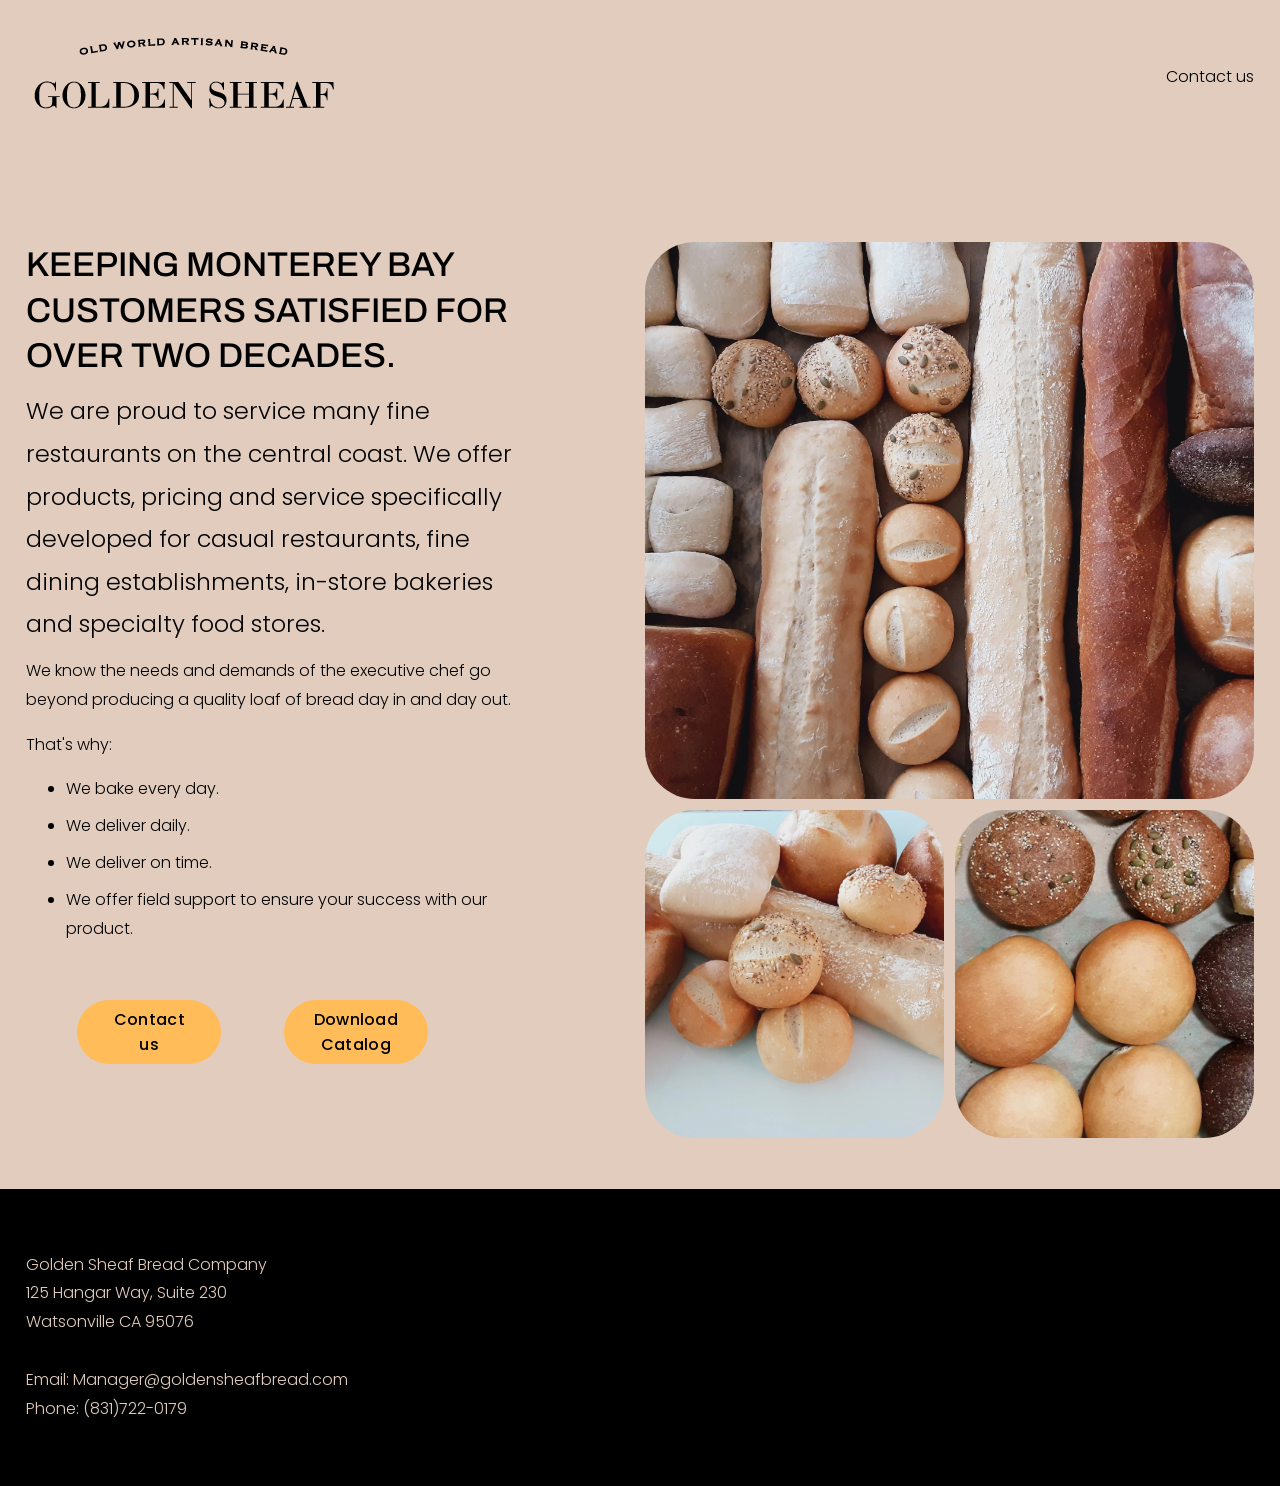
<file: index.html>
<!doctype html>
<html lang="en-US">
<head>
  <meta charset="utf-8">
  <meta name="viewport" content="width=device-width, initial-scale=1">
  <title>Golden Sheaf Bread</title>
  <link rel="canonical" href="https://www.goldensheafbread.com">
  <meta property="og:site_name" content="Golden Sheaf Bread">
  <meta property="og:title" content="Golden Sheaf Bread">
  <meta property="og:url" content="https://www.goldensheafbread.com">
  <meta property="og:type" content="website">
  <meta property="og:image" content="/assets/img/logo.png">
  <meta property="og:image:width" content="317">
  <meta property="og:image:height" content="108">
  <meta name="twitter:title" content="Golden Sheaf Bread">
  <meta name="twitter:image" content="/assets/img/logo.png">
  <meta name="twitter:card" content="summary">
  <link rel="icon" href="/assets/img/favicon.ico">

  <link rel="preconnect" href="https://fonts.googleapis.com">
  <link rel="preconnect" href="https://fonts.gstatic.com" crossorigin>
  <link href="https://fonts.googleapis.com/css2?family=Poppins:wght@300;500;700&family=Archivo:wght@500;700&display=swap" rel="stylesheet">
  <!-- Headings use Adobe Fonts "acumin-pro". Paste your Adobe Fonts kit here for an exact match:
  <link rel="stylesheet" href="https://use.typekit.net/YOUR_KIT_ID.css"> -->
  <link rel="stylesheet" href="/assets/css/styles.css">
</head>
<body class="page-home">
  <a href="#page" class="skip-link">Skip to Content</a>

  <header class="header" id="header">
    <div class="header-inner">
      <div class="header-title">
        <a href="/"><img src="/assets/img/logo.png" width="317" height="108" alt=""></a>
      </div>
      <nav class="header-nav" aria-label="Main">
        <a href="/contact-us/">Contact us</a>
      </nav>
      <button class="header-burger" type="button" aria-label="Open Menu" aria-controls="header-menu" aria-expanded="false">
        <span class="burger-inner"><span class="top-bun"></span><span class="bottom-bun"></span></span>
      </button>
    </div>
    <div class="header-menu" id="header-menu">
      <nav class="header-menu-nav" aria-label="Mobile">
        <a href="/contact-us/">Contact us</a>
      </nav>
    </div>
  </header>

  <main id="page">
    <section class="page-section section-hero">
      <div class="content-wrapper">
        <div class="fluid-engine" style="--rows-m:54; --rows-d:19;">

          <div class="fe-block v-center" style="--area-m:1/2/9/10; --area-d:3/14/12/26; --z:2;">
            <div class="image-block">
              <img src="/assets/img/hero.jpg" alt="" width="1024" height="768" fetchpriority="high">
            </div>
          </div>

          <div class="fe-block v-start" style="--area-m:9/2/14/10; --area-d:3/2/6/12; --z:3;">
            <div class="html-content">
              <h3>KEEPING MONTEREY BAY CUSTOMERS SATISFIED FOR OVER TWO DECADES.</h3>
            </div>
          </div>

          <div class="fe-block v-start" style="--area-m:14/2/24/10; --area-d:6/2/10/12; --z:0;">
            <div class="html-content">
              <p class="sqsrte-large">We are proud to service many fine restaurants on the central coast. We offer products, pricing and service specifically developed for casual restaurants, fine dining establishments, in-store bakeries and specialty food stores.</p>
            </div>
          </div>

          <div class="fe-block v-center" style="--area-m:24/2/34/10; --area-d:10/2/14/12; --z:1;">
            <div class="html-content">
              <p>We know the needs and demands of the executive chef go beyond producing a quality loaf of bread day in and day out.</p>
              <p>That's why:</p>
              <ul>
                <li><p>We bake every day.</p></li>
                <li><p>We deliver daily.</p></li>
                <li><p>We deliver on time.</p></li>
                <li><p>We offer field support to ensure your success with our product.</p></li>
              </ul>
            </div>
          </div>

          <div class="fe-block v-center" style="--area-m:34/2/36/10; --area-d:15/3/17/6; --z:4;">
            <div class="button-block">
              <a class="btn" href="/contact-us/">Contact us</a>
            </div>
          </div>

          <div class="fe-block v-center" style="--area-m:36/2/38/10; --area-d:15/7/17/10; --z:5;">
            <div class="button-block">
              <a class="btn" href="/s/Brochure_123013.pdf" target="_blank" rel="noopener">Download Catalog</a>
            </div>
          </div>

          <div class="fe-block v-center" style="--area-m:38/2/46/10; --area-d:12/14/19/20; --z:6;">
            <div class="image-block">
              <img src="/assets/img/gallery-1.jpg" alt="" width="1024" height="768" loading="lazy">
            </div>
          </div>

          <div class="fe-block v-center" style="--area-m:46/2/54/10; --area-d:12/20/19/26; --z:7;">
            <div class="image-block">
              <img src="/assets/img/gallery-2.jpg" alt="" width="1024" height="682" loading="lazy">
            </div>
          </div>

        </div>
      </div>
    </section>
  </main>

  <footer class="site-footer">
    <section class="page-section">
      <div class="content-wrapper">
        <div class="fluid-engine" style="--rows-m:14; --rows-d:4;">
          <div class="fe-block v-start" style="--area-m:2/2/9/6; --area-d:1/2/5/11; --z:0;">
            <div class="html-content">
              <p>Golden Sheaf Bread Company<br>125 Hangar Way, Suite 230<br>Watsonville CA 95076<br><br>Email: Manager@goldensheafbread.com<br>Phone: (831)722-0179&nbsp; </p>
            </div>
          </div>
        </div>
      </div>
    </section>
  </footer>

  <script src="/assets/js/main.js" defer></script>
</body>
</html>
</file>
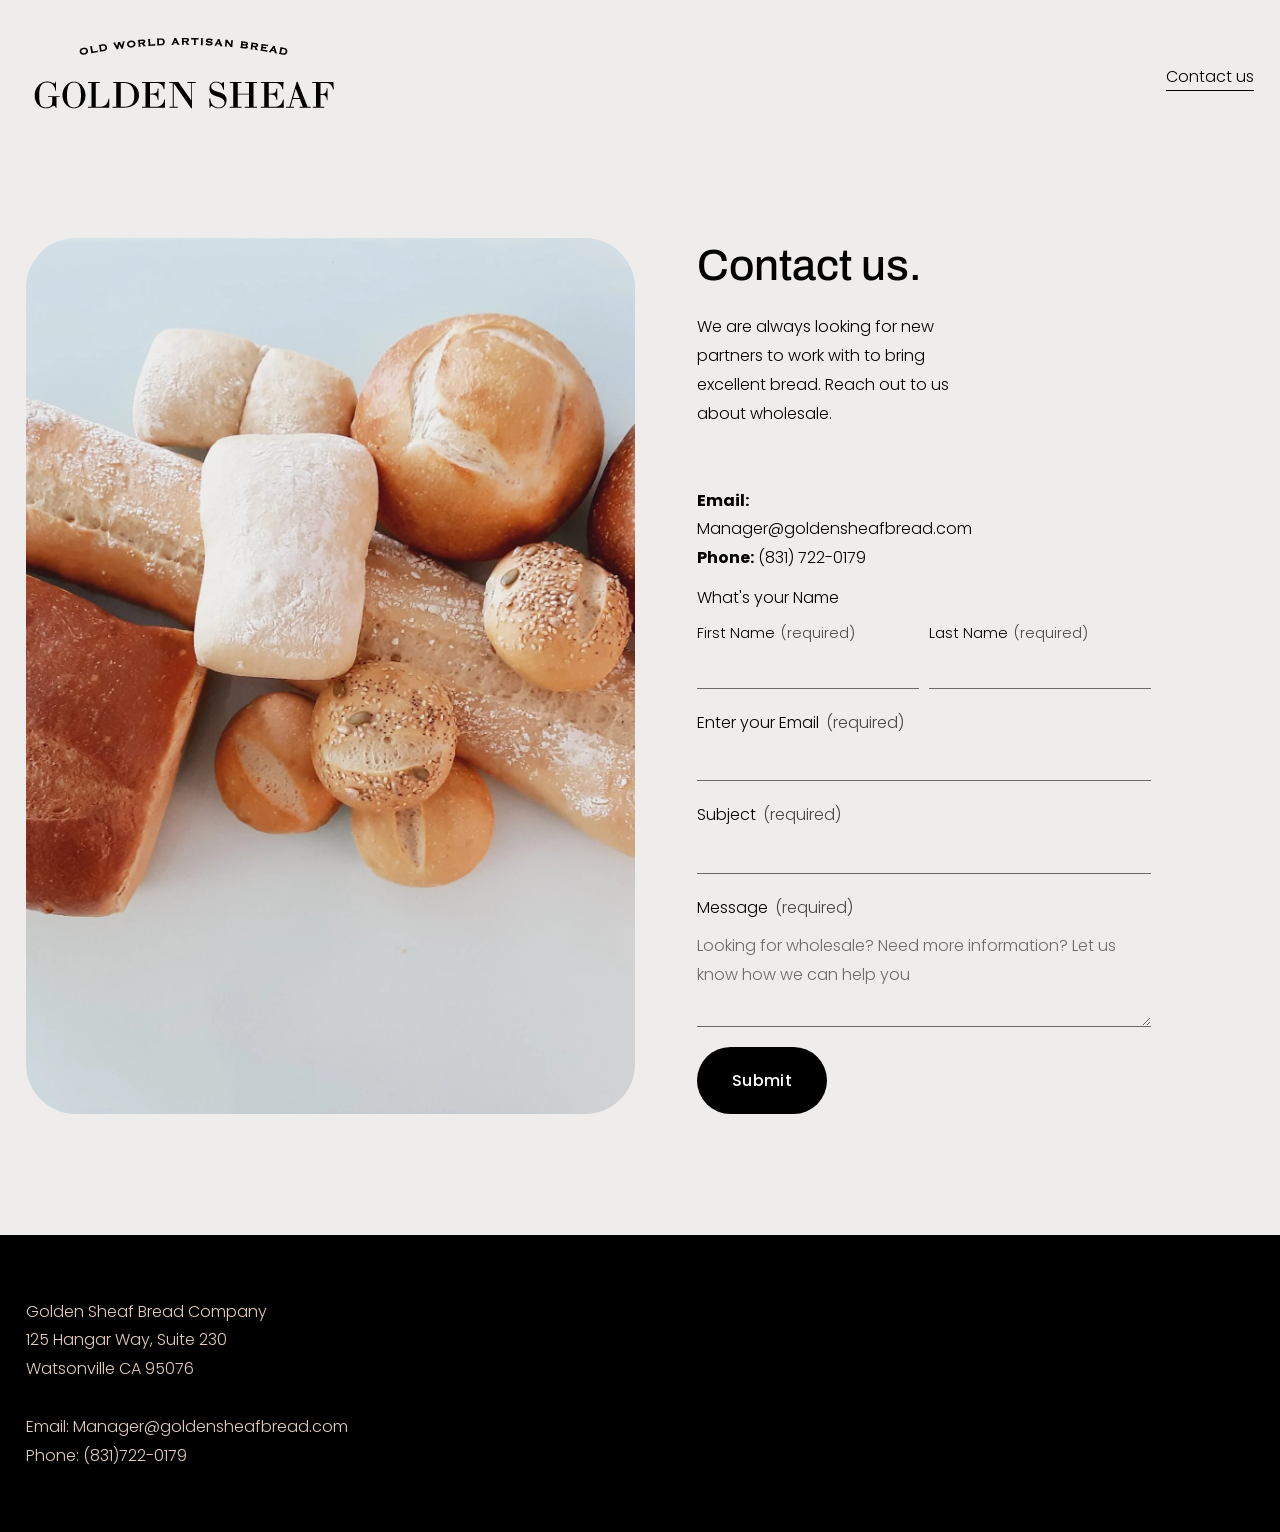
<file: contact-us/index.html>
<!doctype html>
<html lang="en-US">
<head>
  <meta charset="utf-8">
  <meta name="viewport" content="width=device-width, initial-scale=1">
  <title>Contact 3 — Golden Sheaf Bread</title>
  <link rel="canonical" href="https://www.goldensheafbread.com/contact-us">
  <meta property="og:site_name" content="Golden Sheaf Bread">
  <meta property="og:title" content="Contact 3 — Golden Sheaf Bread">
  <meta property="og:url" content="https://www.goldensheafbread.com/contact-us">
  <meta property="og:type" content="website">
  <meta property="og:image" content="/assets/img/logo.png">
  <meta name="twitter:card" content="summary">
  <link rel="icon" href="/assets/img/favicon.ico">

  <link rel="preconnect" href="https://fonts.googleapis.com">
  <link rel="preconnect" href="https://fonts.gstatic.com" crossorigin>
  <link href="https://fonts.googleapis.com/css2?family=Poppins:wght@300;500;700&family=Archivo:wght@500;700&display=swap" rel="stylesheet">
  <!-- <link rel="stylesheet" href="https://use.typekit.net/YOUR_KIT_ID.css"> -->
  <link rel="stylesheet" href="/assets/css/styles.css">
</head>
<body class="page-contact">
  <a href="#page" class="skip-link">Skip to Content</a>

  <header class="header" id="header">
    <div class="header-inner">
      <div class="header-title">
        <a href="/"><img src="/assets/img/logo.png" width="317" height="108" alt=""></a>
      </div>
      <nav class="header-nav" aria-label="Main">
        <a href="/contact-us/" aria-current="page">Contact us</a>
      </nav>
      <button class="header-burger" type="button" aria-label="Open Menu" aria-controls="header-menu" aria-expanded="false">
        <span class="burger-inner"><span class="top-bun"></span><span class="bottom-bun"></span></span>
      </button>
    </div>
    <div class="header-menu" id="header-menu">
      <nav class="header-menu-nav" aria-label="Mobile">
        <a href="/contact-us/" aria-current="page">Contact us</a>
      </nav>
    </div>
  </header>

  <main id="page">
    <section class="page-section section-contact">
      <div class="content-wrapper">
        <div class="fluid-engine" style="--rows-m:30; --rows-d:17;">

          <div class="fe-block v-center" style="--area-m:1/2/9/10; --area-d:1/2/17/14; --z:0;">
            <div class="image-block">
              <img src="/assets/img/contact.jpg" alt="" fetchpriority="high">
            </div>
          </div>

          <div class="fe-block v-start" style="--area-m:9/2/11/10; --area-d:1/15/3/26; --z:1;">
            <div class="html-content">
              <h2>Contact us.</h2>
            </div>
          </div>

          <div class="fe-block v-start" style="--area-m:11/2/14/10; --area-d:3/15/7/21; --z:3;">
            <div class="html-content">
              <p>We are always looking for new partners to work with to bring excellent bread. Reach out to us about wholesale.</p>
              <p class="sqsrte-small"><br></p>
              <p><strong>Email:</strong> Manager@goldensheafbread.com<br><strong>Phone:</strong> (831) 722-0179&nbsp;</p>
            </div>
          </div>

          <div class="fe-block v-start" style="--area-m:14/2/31/10; --area-d:7/15/17/24; --z:2;">
            <div class="form-block">
              <form id="contact-form" autocomplete="on" novalidate data-recipient="Manager@goldensheafbread.com">
                <fieldset class="form-item">
                  <legend class="title">What's your Name</legend>
                  <div class="name-fields">
                    <div class="field">
                      <label class="caption" for="fname">First Name<span class="description">(required)</span></label>
                      <input id="fname" name="fname" type="text" autocomplete="given-name" required>
                    </div>
                    <div class="field">
                      <label class="caption" for="lname">Last Name<span class="description">(required)</span></label>
                      <input id="lname" name="lname" type="text" autocomplete="family-name" required>
                    </div>
                  </div>
                </fieldset>
                <div class="form-item">
                  <label class="title" for="email">Enter your Email<span class="description">(required)</span></label>
                  <input id="email" name="email" type="email" required>
                </div>
                <div class="form-item">
                  <label class="title" for="subject">Subject<span class="description">(required)</span></label>
                  <input id="subject" name="subject" type="text" required>
                </div>
                <div class="form-item">
                  <label class="title" for="message">Message<span class="description">(required)</span></label>
                  <textarea id="message" name="message" placeholder="Looking for wholesale? Need more information? Let us know how we can help you" required></textarea>
                </div>
                <div class="form-button-wrapper">
                  <button type="submit" class="btn form-submit">Submit</button>
                </div>
                <p class="form-status" role="status" hidden></p>
              </form>
            </div>
          </div>

        </div>
      </div>
    </section>
  </main>

  <footer class="site-footer">
    <section class="page-section">
      <div class="content-wrapper">
        <div class="fluid-engine" style="--rows-m:14; --rows-d:4;">
          <div class="fe-block v-start" style="--area-m:2/2/9/6; --area-d:1/2/5/11; --z:0;">
            <div class="html-content">
              <p>Golden Sheaf Bread Company<br>125 Hangar Way, Suite 230<br>Watsonville CA 95076<br><br>Email: Manager@goldensheafbread.com<br>Phone: (831)722-0179&nbsp; </p>
            </div>
          </div>
        </div>
      </div>
    </section>
  </footer>

  <script src="/assets/js/main.js" defer></script>
</body>
</html>
</file>
<file: assets/css/styles.css>
/* =========================================================================
   Golden Sheaf Bread — static rebuild of goldensheafbread.com (Squarespace)
   Values measured from the live site's computed styles.
   ========================================================================= */

:root {
  /* Colors */
  --site-bg: hsla(24, 36.84210526%, 81.37254902%, 1);   /* #e1ccbe */
  --contact-bg: rgb(238, 237, 235);                    /* #eeedeb */
  --footer-bg: #000;
  --footer-text: rgb(225, 204, 190);
  --text: #000;
  --button-bg: hsla(35.92814371, 100%, 67.25490196%, 1); /* #ffbc58 */

  /* Fonts */
  --body-font: "Poppins", sans-serif;
  --heading-font: "acumin-pro", "Archivo", sans-serif;

  /* Type scale values (Squarespace "size-value") */
  --heading-2-size-value: 2.8;
  --heading-3-size-value: 2.2;
  --large-text-size-value: 1.5;
  --small-text-size-value: 0.9;
  --heading-line-height: 1.4;
  --body-line-height: 1.8;

  /* Layout */
  --site-gutter: 2vw;
  --mobile-site-gutter: 6vw;
  --site-max-width: 2560px;
  --grid-gap: 11px;
  --header-height: 145px; /* overwritten by JS */
}

*,
*::before,
*::after { box-sizing: border-box; }

html { font-size: 16px; scroll-behavior: smooth; -webkit-text-size-adjust: 100%; }

body {
  margin: 0;
  font-family: var(--body-font);
  font-weight: 300;
  font-size: 1rem;
  line-height: calc(var(--body-line-height) * 1em);
  color: var(--text);
  background: var(--site-bg);
  -webkit-font-smoothing: antialiased;
  -moz-osx-font-smoothing: grayscale;
}

body.page-contact { background: var(--contact-bg); }

img { display: block; max-width: 100%; }
a { color: inherit; }

.skip-link {
  position: absolute;
  left: -14400px;
  top: 22px;
  z-index: 100;
  padding: 1.3rem 2.171rem;
  border-radius: 300px;
  background: var(--button-bg);
  color: #000;
  font-weight: 500;
  font-size: .9rem;
  letter-spacing: .02em;
  text-decoration: none;
}
.skip-link:focus { left: 22px; }

/* -------------------------------------------------------------------------
   Header
   ------------------------------------------------------------------------- */
.header {
  position: absolute;
  top: 0;
  left: 0;
  right: 0;
  z-index: 10;
  line-height: 1em;
}

.header-inner {
  display: flex;
  align-items: center;
  justify-content: space-between;
  padding: 1.8vw 2vw;
}

.header-title { flex: 0 0 auto; position: relative; z-index: 2; }
.header-title a { display: block; line-height: 0; }
.header-title img {
  width: 317px;
  max-width: 100%;
  max-height: 316px;
  height: auto;
}

.header-nav { flex: 1 1 auto; display: flex; justify-content: flex-end; }
.header-nav a,
.header-menu-nav a {
  text-decoration: none;
  font-family: var(--body-font);
  font-weight: 300;
}
.header-nav a {
  display: inline-block;
  font-size: 1rem;
  line-height: 1.8em;
  padding: .1em 0;
  background-image: linear-gradient(#000, #000);
  background-repeat: repeat-x;
  background-size: 0 1px;
  background-position: 0 calc(100% - .1em);
  transition: background-size .2s ease;
}
.header-nav a:hover,
.header-nav a[aria-current="page"] { background-size: 1px 1px; }

/* Burger */
.header-burger {
  display: none;
  position: relative;
  z-index: 2;
  padding: 1px 6px;
  margin: 0;
  border: 0;
  background: transparent;
  cursor: pointer;
  color: #000;
}
.burger-inner { position: relative; display: block; width: 35px; height: 35px; }
.burger-inner span {
  position: absolute;
  left: 0;
  width: 100%;
  height: 1px;
  background: currentColor;
  transition: transform 250ms cubic-bezier(.2,.6,.3,1), top 250ms cubic-bezier(.2,.6,.3,1);
}
.burger-inner .top-bun { top: 12px; }
.burger-inner .bottom-bun { top: 23px; }
.menu-open .burger-inner .top-bun { top: 17px; transform: rotate(45deg); }
.menu-open .burger-inner .bottom-bun { top: 17px; transform: rotate(-45deg); }

/* Mobile overlay menu */
.header-menu {
  position: fixed;
  inset: 0;
  z-index: 1;
  display: flex;
  align-items: center;
  justify-content: center;
  background: var(--site-bg);
  opacity: 0;
  visibility: hidden;
  transition: opacity 140ms ease, visibility 0s linear 140ms;
}
.page-contact .header-menu { background: var(--site-bg); }
.menu-open .header-menu { opacity: 1; visibility: visible; transition: opacity 140ms ease; }
.header-menu-nav a {
  display: block;
  font-size: 8.5vw;
  line-height: 1;
  text-align: center;
}
body.menu-open { overflow: hidden; }

@media (max-width: 799px) {
  .header-inner { padding: 6vw; }
  .header-title { max-width: 65%; }
  .header-nav { display: none; }
  .header-burger { display: block; }
}

/* -------------------------------------------------------------------------
   Sections
   ------------------------------------------------------------------------- */
.page-section {
  position: relative;
  display: flex;
  align-items: center;
}
.page-section > .content-wrapper { width: 100%; display: flex; }

.section-hero { min-height: 10vh; padding-top: var(--header-height); }
.section-hero > .content-wrapper { padding: 1vmax 0; }

.section-contact { min-height: 66vh; padding-top: var(--header-height); }
.section-contact > .content-wrapper { padding: 6.6vmax 0; }

.site-footer .page-section { min-height: 33vh; background: var(--footer-bg); color: var(--footer-text); }
.site-footer .content-wrapper { padding: 3.3vmax 0; }

/* -------------------------------------------------------------------------
   Fluid grid (mirrors Squarespace Fluid Engine)
   ------------------------------------------------------------------------- */
.fluid-engine {
  --grid-gutter: calc(var(--mobile-site-gutter) - var(--grid-gap));
  --cell-max-width: calc((var(--site-max-width) - (var(--grid-gap) * 7)) / 8);
  display: grid;
  position: relative;
  width: 100%;
  grid-template-rows: repeat(var(--rows-m), minmax(24px, auto));
  grid-template-columns:
    minmax(var(--grid-gutter), 1fr)
    repeat(8, minmax(0, var(--cell-max-width)))
    minmax(var(--grid-gutter), 1fr);
  row-gap: var(--grid-gap);
  column-gap: var(--grid-gap);
  overflow-x: hidden;
  overflow-x: clip;
}

@media (min-width: 768px) {
  .fluid-engine {
    --grid-gutter: calc(var(--site-gutter) - var(--grid-gap));
    --cell-max-width: calc((var(--site-max-width) - (var(--grid-gap) * 23)) / 24);
    --row-height-scaling-factor: 0.0215;
    --container-width: min(var(--site-max-width), calc(100vw - var(--site-gutter) * 2));
    grid-template-rows: repeat(var(--rows-d), minmax(calc(var(--container-width) * var(--row-height-scaling-factor)), auto));
    grid-template-columns:
      minmax(var(--grid-gutter), 1fr)
      repeat(24, minmax(0, var(--cell-max-width)))
      minmax(var(--grid-gutter), 1fr);
  }
}

.fe-block { position: relative; grid-area: var(--area-m); z-index: var(--z, auto); display: flex; flex-direction: column; min-width: 0; }
@media (min-width: 768px) { .fe-block { grid-area: var(--area-d); } }

.fe-block.v-start { justify-content: flex-start; }
.fe-block.v-center { justify-content: center; }

/* -------------------------------------------------------------------------
   Content blocks
   ------------------------------------------------------------------------- */
.html-content > :first-child { margin-top: 0; }
.html-content > :last-child { margin-bottom: 0; }
.html-content p { margin: 1rem 0; white-space: pre-wrap; }
.html-content ul { margin: 1rem 0; padding-left: 40px; }
.html-content li > p { margin: .5rem 0; }
.html-content li::marker { font-size: 1rem; }

h2, h3 {
  font-family: var(--heading-font);
  font-weight: 500;
  letter-spacing: 0;
  margin: 2rem 0;
  white-space: pre-wrap;
}

/* Mobile type: scale with min(100vh, 900px) */
h2 {
  font-size: calc((var(--heading-2-size-value) - 1) * calc(.012 * min(100vh, 900px)) + 1rem);
  line-height: calc(var(--heading-line-height) * (1 + (1 - var(--heading-2-size-value)) / 25));
}
h3 {
  font-size: calc((var(--heading-3-size-value) - 1) * calc(.012 * min(100vh, 900px)) + 1rem);
  line-height: calc(var(--heading-line-height) * (1 + (1 - var(--heading-3-size-value)) / 25));
}
.sqsrte-large {
  font-size: calc((var(--large-text-size-value) - 1) * calc(.012 * min(100vh, 900px)) + 1rem);
  line-height: calc(var(--body-line-height) * 1em);
}
.sqsrte-small {
  font-size: calc((var(--small-text-size-value) - 1) * calc(.012 * min(100vh, 900px)) + 1rem);
  line-height: calc(var(--body-line-height) * 1em);
}

/* Desktop type: scale with viewport width */
@media (min-width: 768px) {
  h2 { font-size: calc((var(--heading-2-size-value) - 1) * 1.2vw + 1rem); }
  h3 { font-size: calc((var(--heading-3-size-value) - 1) * 1.2vw + 1rem); }
  .sqsrte-large { font-size: calc((var(--large-text-size-value) - 1) * 1.2vw + 1rem); }
  .sqsrte-small { font-size: calc((var(--small-text-size-value) - 1) * 1.2vw + 1rem); }
}

/* Image blocks */
.image-block { flex: 1 1 auto; height: 100%; border-radius: 50px; overflow: hidden; }
.image-block img { width: 100%; height: 100%; object-fit: cover; object-position: 50% 50%; }

/* Buttons */
.button-block { flex: 1 1 auto; display: flex; align-items: stretch; justify-content: center; min-height: 48px; }
.btn {
  display: inline-flex;
  align-items: center;
  justify-content: center;
  flex: 0 0 auto;
  width: 100%;
  padding: 0 2.171rem;
  border: 0;
  border-radius: 300px;
  background: var(--button-bg);
  color: #000;
  font-family: var(--body-font);
  font-weight: 500;
  font-size: 1rem;
  line-height: normal;
  letter-spacing: .02em;
  text-align: center;
  text-decoration: none;
  cursor: pointer;
  transition: opacity .1s linear;
}
.btn:hover { opacity: .8; }

/* -------------------------------------------------------------------------
   Contact form
   ------------------------------------------------------------------------- */
.form-block form { width: 100%; }
.form-item { border: 0; padding: 0; margin: 0 0 20px; min-width: 0; }
.form-item:first-child { margin-top: 0; }
.form-item .title { display: block; padding: 0 0 4px; font-size: 1rem; line-height: 1.8em; }
.form-item legend { padding: 0; }
.form-item .description { opacity: .7; margin-left: .4em; }
.name-fields { display: flex; gap: 10px; }
.name-fields .field { flex: 1 1 0; min-width: 0; }
.caption { display: block; margin: 4px 0 0; padding: 0 0 2px; font-size: .9rem; line-height: 1.8em; }
.caption .description { font-size: .9rem; line-height: 1em; }

.form-block input,
.form-block textarea {
  display: block;
  width: 100%;
  margin: 0;
  padding: 5px 0;
  border: 0;
  border-bottom: 1px solid rgba(0, 0, 0, .55);
  border-radius: 0;
  background: transparent;
  color: #000;
  font-family: var(--body-font);
  font-weight: 300;
  font-size: 1rem;
  line-height: 1.8em;
  outline: 0;
  -webkit-appearance: none;
  appearance: none;
}
.form-block input { height: 40px; }
.form-block textarea { height: 100px; resize: vertical; }
.form-block textarea::placeholder { color: rgba(0, 0, 0, .55); }
.form-block input:focus,
.form-block textarea:focus { border-bottom-color: #000; }

.form-button-wrapper { margin-top: 0; }
.form-submit { width: auto; background: #000; color: #fff; padding: 1.3rem 2.171rem; }
.form-status { margin-top: 1rem; }
</file>
